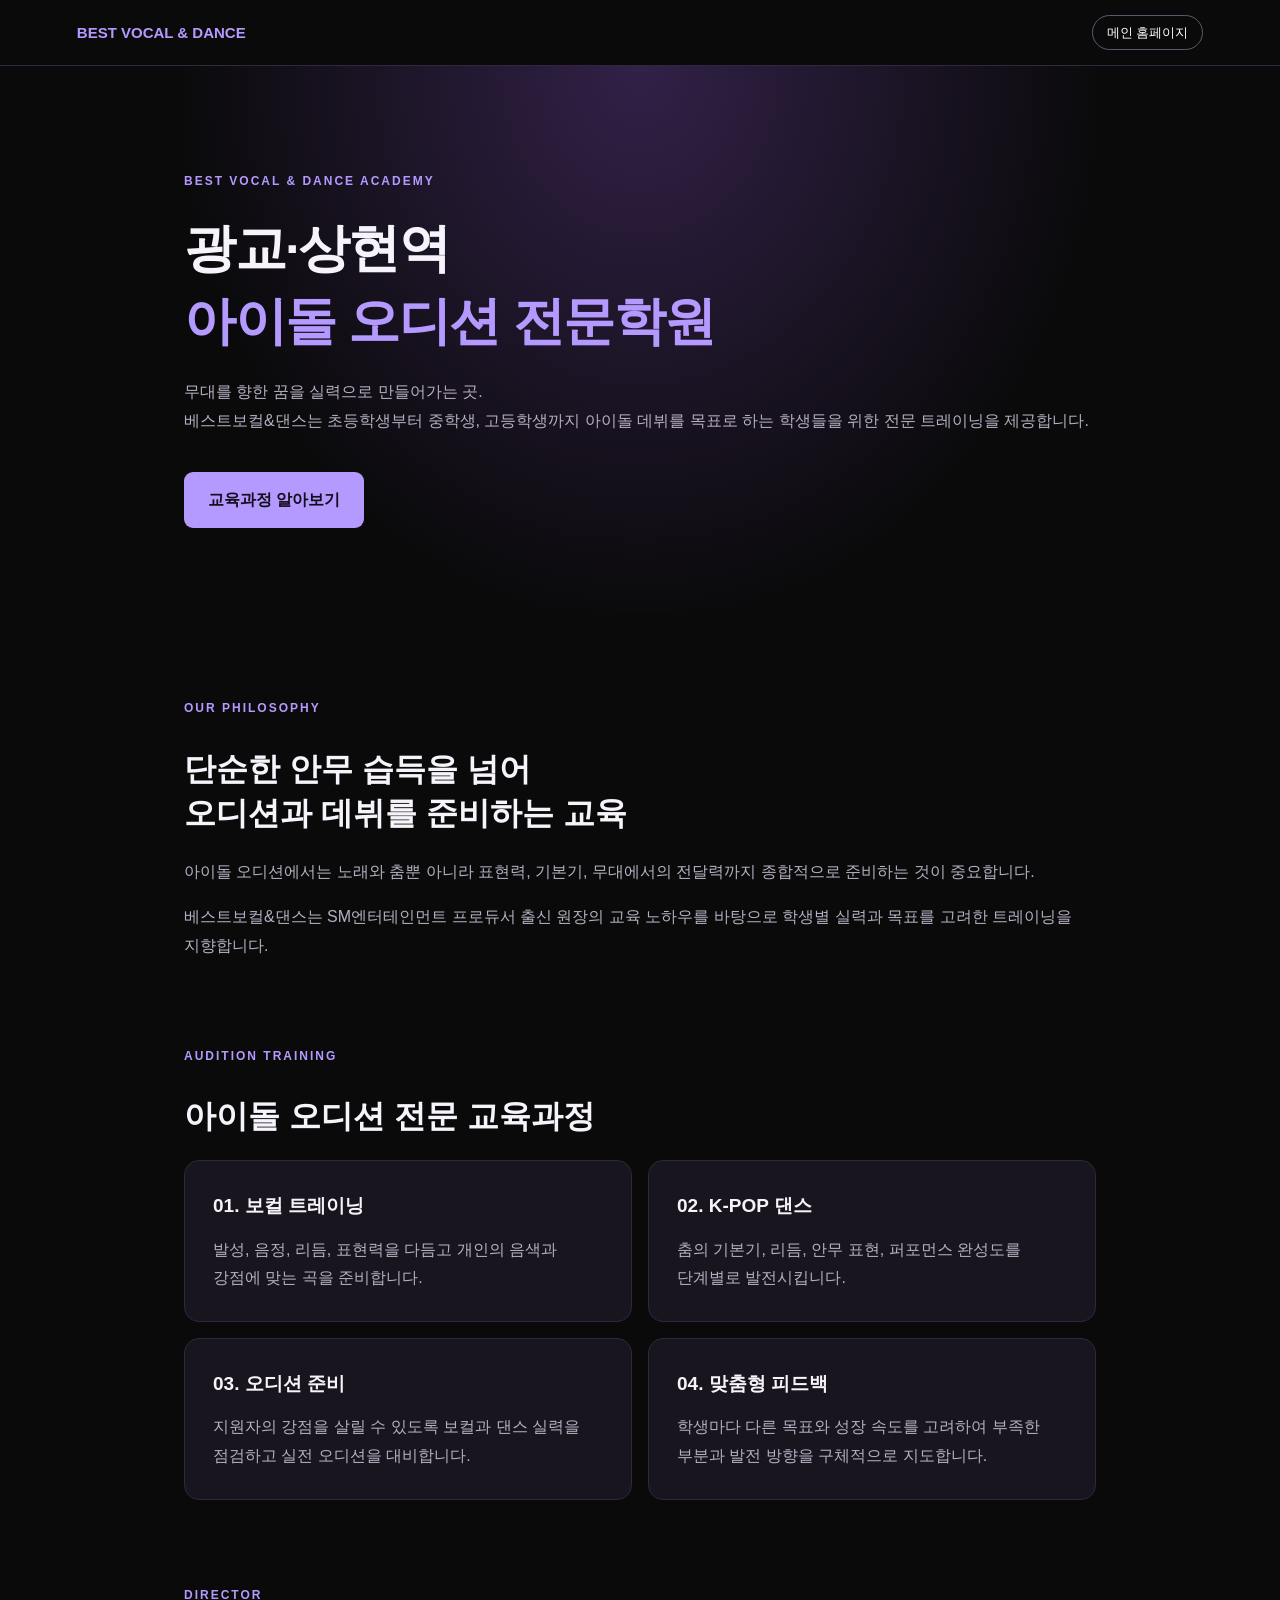
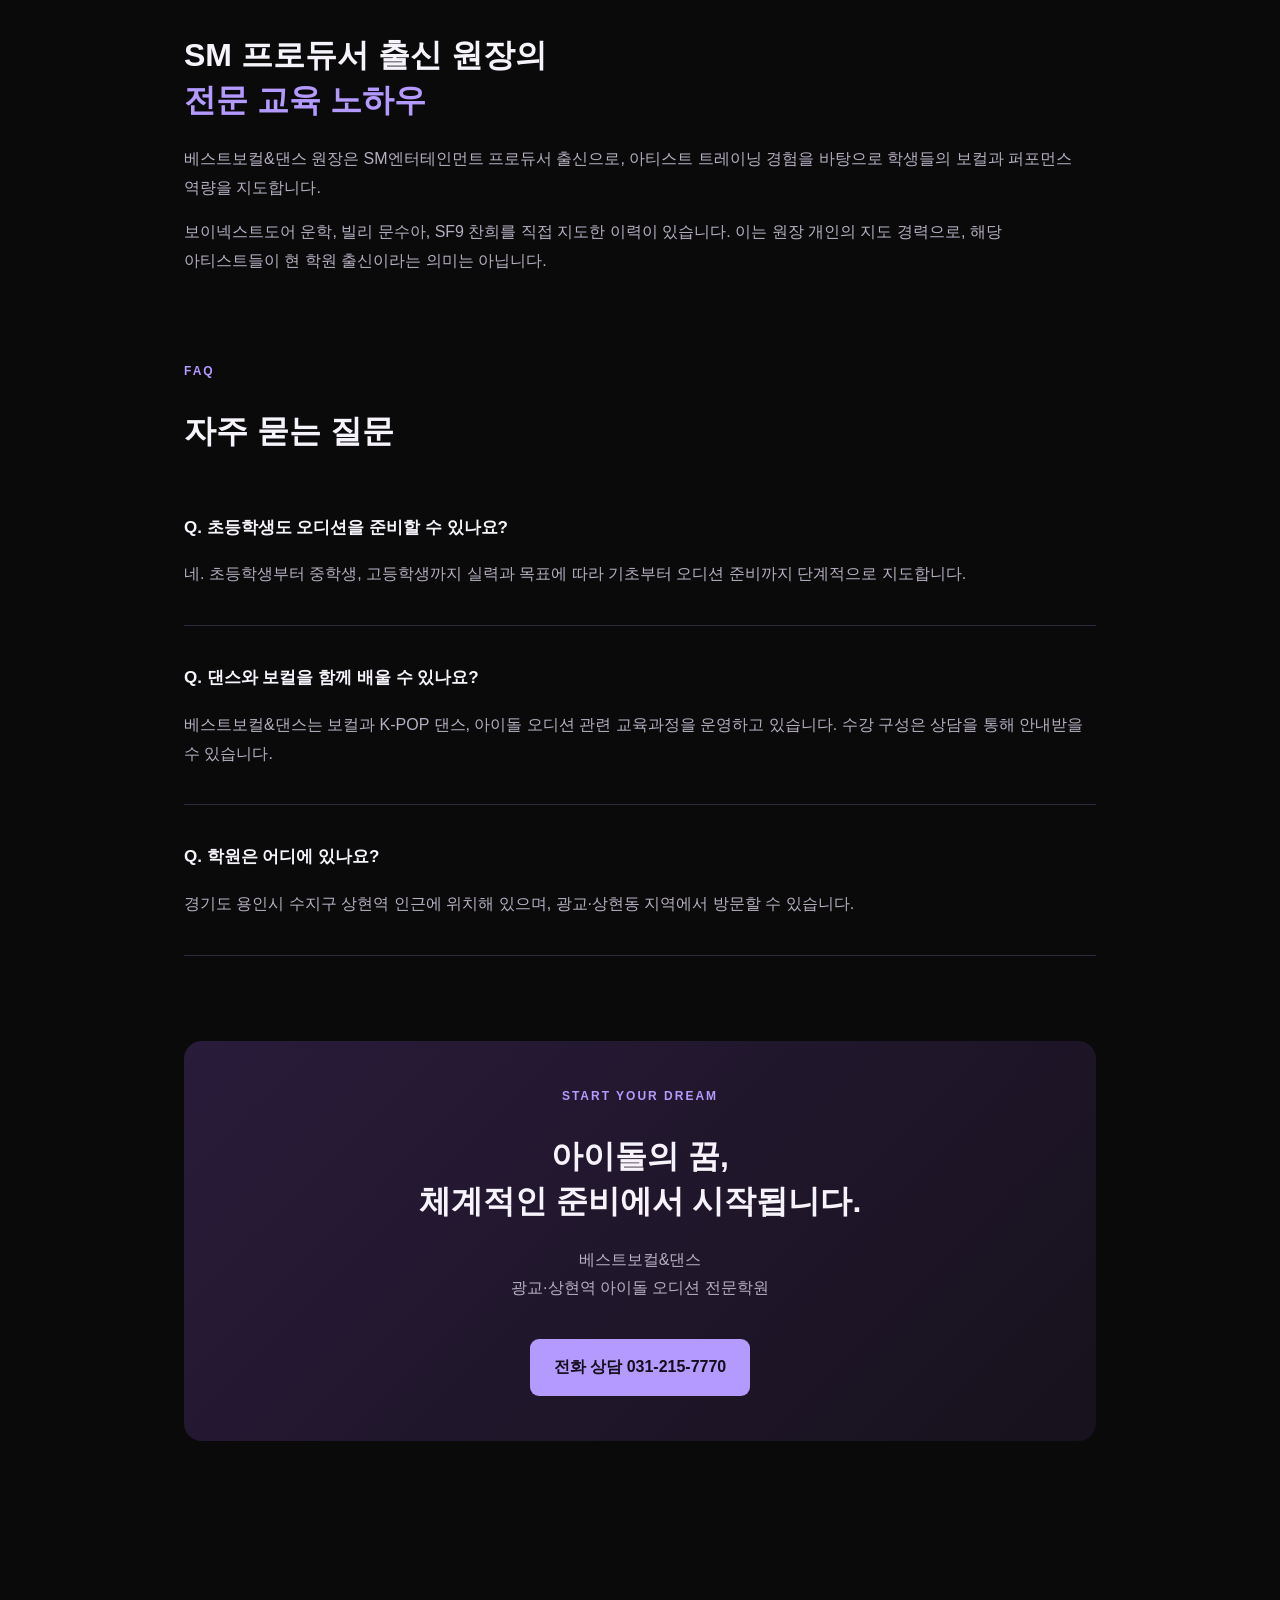
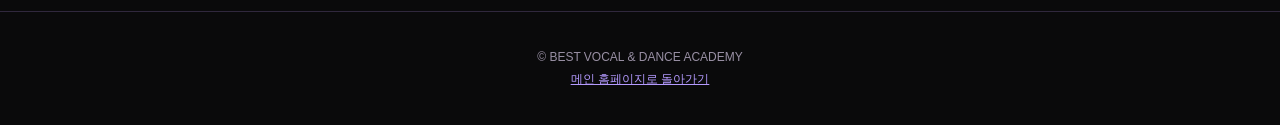
<file: audition.html>
<!DOCTYPE html>
<html lang="ko">
<head>
<!-- Google tag (gtag.js) -->
<script async src="https://www.googletagmanager.com/gtag/js?id=G-S2Z14S4SXJ"></script>
<script>
  window.dataLayer = window.dataLayer || [];
  function gtag(){dataLayer.push(arguments);}
  gtag('js', new Date());
  gtag('config', 'G-S2Z14S4SXJ');
</script>
<!-- BVD 클릭 기록 (전화·카톡·상담예약·인스타·유튜브) -->
<script>
(function(){
  function kind(h){
    if(!h) return null;
    if(h.indexOf('tel:')===0) return 'click_call';
    if(/kakao\.com/.test(h)) return 'click_kakao';
    if(/consult\.html/.test(h)) return 'click_consult';
    if(/instagram\.com/.test(h)) return 'click_instagram';
    if(/youtube\.com\/@|youtube\.com\/c\//.test(h)) return 'click_youtube';
    return null;
  }
  document.addEventListener('click', function(e){
    var a = e.target && e.target.closest ? e.target.closest('a[href]') : null;
    if(!a) return;
    var h = a.getAttribute('href'), k = kind(h);
    if(!k || typeof gtag!=='function') return;
    var sec = a.closest('section[id]'), fab = a.closest('[class*="fab"]');
    gtag('event', k, {
      link_url: h,
      link_text: (a.textContent||'').replace(/\s+/g,' ').trim().slice(0,60),
      click_area: fab ? 'floating' : (sec ? sec.id : 'page'),
      page_path: location.pathname
    });
  }, true);
})();
</script>
<meta charset="UTF-8">
<meta name="viewport" content="width=device-width, initial-scale=1">
<title>광교·상현역 아이돌 오디션 전문학원 | 베스트보컬&댄스</title>
<meta name="description" content="광교·상현역 아이돌 오디션 전문학원 베스트보컬&댄스. 초등학생부터 중·고등학생까지 보컬, K-POP 댄스, 기획사 오디션을 체계적으로 준비합니다. SM엔터테인먼트 프로듀서 출신 원장의 교육 노하우.">
<link rel="canonical" href="https://bvdstudio.co.kr/audition.html">
<style>
:root {
  color-scheme: dark;
  --bg:#0a0a0b;
  --card:#18151f;
  --purple:#b49aff;
  --text:#f6f3fa;
  --muted:#b6afc1;
}
* {box-sizing:border-box}
body {
  margin:0;
  font-family:Arial,"Apple SD Gothic Neo","Malgun Gothic",sans-serif;
  background:var(--bg);
  color:var(--text);
  line-height:1.8;
  word-break:keep-all;
}
header {
  border-bottom:1px solid #30283d;
  padding:18px 6%;
  display:flex;
  align-items:center;
  justify-content:space-between;
  gap:15px;
}
.logo {
  color:var(--purple);
  font-size:15px;
  font-weight:800;
  text-decoration:none;
}
nav a {
  color:white;
  text-decoration:none;
  font-size:13px;
  border:1px solid #62586d;
  padding:9px 14px;
  border-radius:30px;
}
main {
  max-width:960px;
  margin:auto;
  padding:0 24px 85px;
}
.hero {
  padding:105px 0 85px;
  background:radial-gradient(
    ellipse at top,
    #322148 0%,
    #0a0a0b 72%
  );
}
.eyebrow {
  color:var(--purple);
  font-size:12px;
  font-weight:bold;
  letter-spacing:2px;
}
h1 {
  font-size:clamp(30px,5vw,52px);
  line-height:1.4;
  letter-spacing:-1.5px;
  margin:20px 0;
}
h1 span {color:var(--purple)}
h2 {
  font-size:clamp(23px,3vw,32px);
  line-height:1.4;
  margin-bottom:22px;
}
p {color:var(--muted)}
section {margin-bottom:85px}
.grid {
  display:grid;
  grid-template-columns:repeat(2,1fr);
  gap:16px;
}
.card {
  background:var(--card);
  border:1px solid #30283d;
  padding:28px;
  border-radius:15px;
}
.card h3 {
  margin:0 0 12px;
  font-size:19px;
}
.card p {margin:0}
.highlight {color:var(--purple)}
.btn {
  display:inline-block;
  margin-top:20px;
  background:var(--purple);
  color:#130e1b;
  text-decoration:none;
  font-weight:bold;
  padding:14px 24px;
  border-radius:9px;
}
.faq {
  border-bottom:1px solid #30283d;
  padding:20px 0;
}
.faq h3 {font-size:17px}
.cta {
  text-align:center;
  background:linear-gradient(135deg,#291b3a,#17121d);
  border-radius:18px;
  padding:45px 20px;
}
footer {
  text-align:center;
  color:#9990a4;
  font-size:12px;
  padding:35px 20px;
  border-top:1px solid #30283d;
}
@media(max-width:600px){
  .grid {grid-template-columns:1fr}
  .hero {padding:70px 0 55px}
  .card {padding:23px}
}
</style>
</head>
<body>

<header>
  <a class="logo" href="/">
    BEST VOCAL & DANCE
  </a>
  <nav>
    <a href="/">메인 홈페이지</a>
  </nav>
</header>

<main>
<section class="hero">
  <div class="eyebrow">
    BEST VOCAL & DANCE ACADEMY
  </div>
  <h1>
    광교·상현역<br>
    <span>아이돌 오디션 전문학원</span>
  </h1>
  <p>
    무대를 향한 꿈을 실력으로 만들어가는 곳.<br>
    베스트보컬&댄스는 초등학생부터 중학생,
    고등학생까지 아이돌 데뷔를 목표로 하는
    학생들을 위한 전문 트레이닝을 제공합니다.
  </p>
  <a class="btn" href="#training">
    교육과정 알아보기
  </a>
</section>

<section>
  <div class="eyebrow">OUR PHILOSOPHY</div>
  <h2>단순한 안무 습득을 넘어<br>
  오디션과 데뷔를 준비하는 교육</h2>
  <p>
    아이돌 오디션에서는 노래와 춤뿐 아니라
    표현력, 기본기, 무대에서의 전달력까지
    종합적으로 준비하는 것이 중요합니다.
  </p>
  <p>
    베스트보컬&댄스는 SM엔터테인먼트
    프로듀서 출신 원장의 교육 노하우를
    바탕으로 학생별 실력과 목표를 고려한
    트레이닝을 지향합니다.
  </p>
</section>

<section id="training">
  <div class="eyebrow">AUDITION TRAINING</div>
  <h2>아이돌 오디션 전문 교육과정</h2>
  <div class="grid">
    <article class="card">
      <h3>01. 보컬 트레이닝</h3>
      <p>
        발성, 음정, 리듬, 표현력을 다듬고
        개인의 음색과 강점에 맞는 곡을
        준비합니다.
      </p>
    </article>
    <article class="card">
      <h3>02. K-POP 댄스</h3>
      <p>
        춤의 기본기, 리듬, 안무 표현,
        퍼포먼스 완성도를 단계별로
        발전시킵니다.
      </p>
    </article>
    <article class="card">
      <h3>03. 오디션 준비</h3>
      <p>
        지원자의 강점을 살릴 수 있도록
        보컬과 댄스 실력을 점검하고
        실전 오디션을 대비합니다.
      </p>
    </article>
    <article class="card">
      <h3>04. 맞춤형 피드백</h3>
      <p>
        학생마다 다른 목표와 성장 속도를
        고려하여 부족한 부분과 발전 방향을
        구체적으로 지도합니다.
      </p>
    </article>
  </div>
</section>

<section>
  <div class="eyebrow">DIRECTOR</div>
  <h2>SM 프로듀서 출신 원장의<br>
  <span class="highlight">전문 교육 노하우</span></h2>
  <p>
    베스트보컬&댄스 원장은
    SM엔터테인먼트 프로듀서 출신으로,
    아티스트 트레이닝 경험을 바탕으로
    학생들의 보컬과 퍼포먼스 역량을
    지도합니다.
  </p>
  <p>
    보이넥스트도어 운학, 빌리 문수아,
    SF9 찬희를 직접 지도한 이력이 있습니다.
    이는 원장 개인의 지도 경력으로,
    해당 아티스트들이 현 학원 출신이라는
    의미는 아닙니다.
  </p>
</section>

<section>
  <div class="eyebrow">FAQ</div>
  <h2>자주 묻는 질문</h2>
  <div class="faq">
    <h3>Q. 초등학생도 오디션을 준비할 수 있나요?</h3>
    <p>
      네. 초등학생부터 중학생, 고등학생까지
      실력과 목표에 따라 기초부터 오디션
      준비까지 단계적으로 지도합니다.
    </p>
  </div>
  <div class="faq">
    <h3>Q. 댄스와 보컬을 함께 배울 수 있나요?</h3>
    <p>
      베스트보컬&댄스는 보컬과 K-POP 댄스,
      아이돌 오디션 관련 교육과정을
      운영하고 있습니다. 수강 구성은
      상담을 통해 안내받을 수 있습니다.
    </p>
  </div>
  <div class="faq">
    <h3>Q. 학원은 어디에 있나요?</h3>
    <p>
      경기도 용인시 수지구 상현역 인근에
      위치해 있으며, 광교·상현동 지역에서
      방문할 수 있습니다.
    </p>
  </div>
</section>

<section class="cta">
  <div class="eyebrow">START YOUR DREAM</div>
  <h2>아이돌의 꿈,<br>체계적인 준비에서 시작됩니다.</h2>
  <p>
    베스트보컬&댄스<br>
    광교·상현역 아이돌 오디션 전문학원
  </p>
  <a class="btn" href="tel:0312157770">
    전화 상담 031-215-7770
  </a>
</section>
</main>

<footer>
  © BEST VOCAL & DANCE ACADEMY<br>
  <a href="/" style="color:#b49aff">
    메인 홈페이지로 돌아가기
  </a>
</footer>

</body>
</html>
</file>
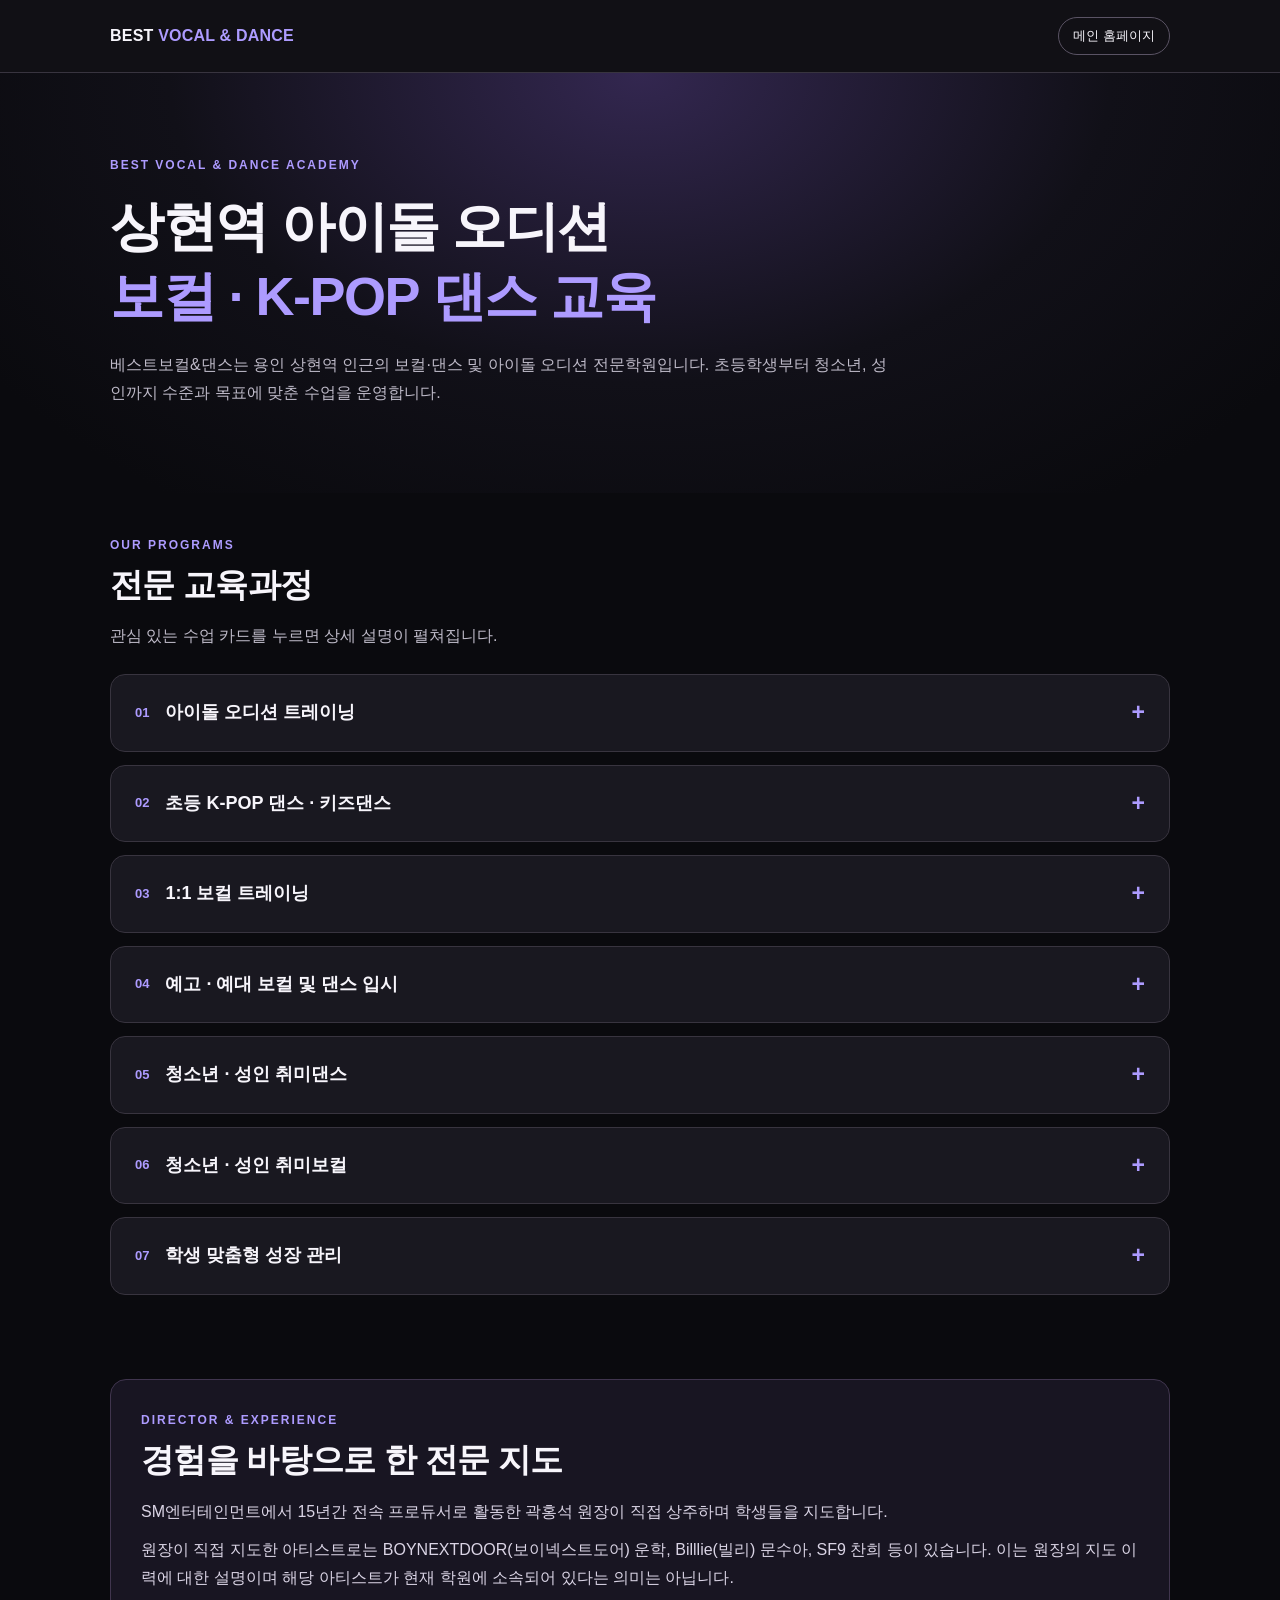
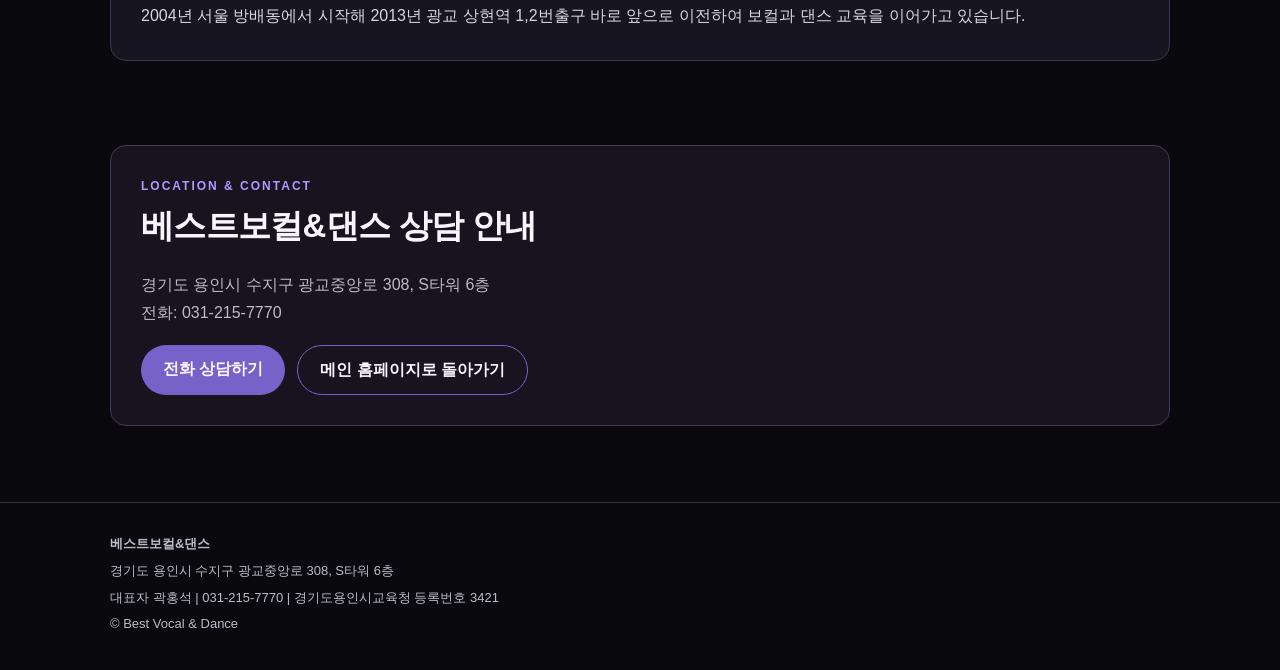
<file: programs.html>
<!DOCTYPE html>
<html lang="ko">
<head>
<!-- Google tag (gtag.js) -->
<script async src="https://www.googletagmanager.com/gtag/js?id=G-S2Z14S4SXJ"></script>
<script>
  window.dataLayer = window.dataLayer || [];
  function gtag(){dataLayer.push(arguments);}
  gtag('js', new Date());
  gtag('config', 'G-S2Z14S4SXJ');
</script>
<!-- BVD 클릭 기록 (전화·카톡·상담예약·인스타·유튜브) -->
<script>
(function(){
  function kind(h){
    if(!h) return null;
    if(h.indexOf('tel:')===0) return 'click_call';
    if(/kakao\.com/.test(h)) return 'click_kakao';
    if(/consult\.html/.test(h)) return 'click_consult';
    if(/instagram\.com/.test(h)) return 'click_instagram';
    if(/youtube\.com\/@|youtube\.com\/c\//.test(h)) return 'click_youtube';
    return null;
  }
  document.addEventListener('click', function(e){
    var a = e.target && e.target.closest ? e.target.closest('a[href]') : null;
    if(!a) return;
    var h = a.getAttribute('href'), k = kind(h);
    if(!k || typeof gtag!=='function') return;
    var sec = a.closest('section[id]'), fab = a.closest('[class*="fab"]');
    gtag('event', k, {
      link_url: h,
      link_text: (a.textContent||'').replace(/\s+/g,' ').trim().slice(0,60),
      click_area: fab ? 'floating' : (sec ? sec.id : 'page'),
      page_path: location.pathname
    });
  }, true);
})();
</script>
  <meta charset="UTF-8">
  <meta name="viewport" content="width=device-width, initial-scale=1">

  <title>교육과정 | 베스트보컬&amp;댄스 - 상현역 아이돌 오디션·보컬·K-POP 댄스</title>
  <meta name="description" content="상현역 베스트보컬&댄스의 아이돌 오디션 트레이닝, 초등 K-POP 댄스, 1:1 보컬 레슨, 예고·예대 입시, 성인 취미 댄스 교육과정을 안내합니다.">
  <link rel="canonical" href="https://bvdstudio.co.kr/programs.html">

  <style>
    :root {
      color-scheme: dark;
      --bg: #0a0a0e;
      --panel: #191820;
      --line: #38343f;
      --text: #f7f5fb;
      --sub: #bebac8;
      --accent: #ad9bff;
    }

    * { box-sizing: border-box; }
    html { scroll-behavior: smooth; }

    body {
      margin: 0;
      background: var(--bg);
      color: var(--text);
      font-family: -apple-system, BlinkMacSystemFont,
        "Apple SD Gothic Neo", "Noto Sans KR", sans-serif;
      line-height: 1.75;
    }

    a { color: inherit; }

    .wrap {
      width: min(1060px, calc(100% - 36px));
      margin: 0 auto;
    }

    header {
      background: #111015;
      border-bottom: 1px solid var(--line);
    }

    nav {
      min-height: 72px;
      display: flex;
      align-items: center;
      justify-content: space-between;
      gap: 12px;
    }

    .brand {
      font-weight: 800;
      text-decoration: none;
      letter-spacing: .2px;
    }

    .brand span { color: var(--accent); }

    .home {
      text-decoration: none;
      border: 1px solid #5a5364;
      border-radius: 30px;
      padding: 7px 14px;
      font-size: 13px;
    }

    .hero {
      padding: 82px 0 70px;
      background: radial-gradient(
        ellipse at 50% 0%,
        #332750 0%, #111018 52%, var(--bg) 88%
      );
    }

    .eyebrow {
      color: var(--accent);
      letter-spacing: 2px;
      font-size: 12px;
      font-weight: 800;
    }

    h1 {
      line-height: 1.3;
      font-size: clamp(31px, 5.5vw, 54px);
      letter-spacing: -1.5px;
      margin: 15px 0 20px;
    }

    h1 em {
      font-style: normal;
      color: var(--accent);
    }

    .intro {
      max-width: 780px;
      color: var(--sub);
      font-size: 16px;
    }

    main section { padding: 42px 0; }

    h2 {
      font-size: clamp(24px, 3.5vw, 33px);
      margin: 0 0 8px;
      letter-spacing: -.7px;
    }

    .help {
      margin: 0 0 24px;
      color: var(--sub);
    }

    .list {
      display: grid;
      gap: 13px;
    }

    details {
      background: var(--panel);
      border: 1px solid var(--line);
      border-radius: 15px;
      overflow: hidden;
    }

    details[open] { border-color: #8371c4; }

    summary {
      cursor: pointer;
      list-style: none;
      display: flex;
      align-items: center;
      gap: 16px;
      padding: 22px 24px;
      font-weight: 750;
      font-size: 18px;
    }

    summary::-webkit-details-marker { display: none; }

    summary:focus-visible,
    a:focus-visible {
      outline: 3px solid var(--accent);
      outline-offset: 3px;
    }

    .number {
      color: var(--accent);
      font-weight: 850;
      font-size: 13px;
    }

    .arrow {
      margin-left: auto;
      color: var(--accent);
      font-size: 23px;
      line-height: 1;
    }

    .arrow::after { content: "+"; }
    details[open] .arrow::after { content: "−"; }

    .content {
      border-top: 1px solid var(--line);
      padding: 18px 24px 22px;
      color: #dedbe6;
    }

    .content p { margin: 0 0 12px; }
    .content p:last-child { margin-bottom: 0; }

    .about {
      background: #181522;
      border: 1px solid #40354e;
      padding: 30px;
      border-radius: 16px;
    }

    .about p {
      margin: 10px 0 0;
      color: #dad4e5;
    }

    .contact {
      padding: 30px;
      background: #17131f;
      border: 1px solid #443954;
      border-radius: 16px;
    }

    .contact p { color: var(--sub); }

    .buttons {
      display: flex;
      flex-wrap: wrap;
      gap: 12px;
      margin-top: 18px;
    }

    .button {
      display: inline-block;
      background: #7662c9;
      border-radius: 30px;
      padding: 10px 22px;
      font-weight: 700;
      text-decoration: none;
    }

    .button.secondary {
      background: transparent;
      border: 1px solid #7662c9;
    }

    footer {
      margin-top: 34px;
      padding: 30px 0;
      border-top: 1px solid var(--line);
      font-size: 13px;
      color: var(--sub);
    }

    footer p { margin: 4px 0; }

    @media(max-width: 640px) {
      nav { min-height: 66px; }
      .brand { font-size: 14px; }
      .home { font-size: 12px; }
      .hero { padding: 60px 0 48px; }
      summary {
        padding: 19px 16px;
        font-size: 16px;
        gap: 11px;
      }
      .content { padding: 16px; }
      .about, .contact { padding: 22px; }
    }
  </style>
</head>

<body>
  <header>
    <nav class="wrap" aria-label="상단 메뉴">
      <a class="brand" href="/">
        BEST <span>VOCAL &amp; DANCE</span>
      </a>
      <a class="home" href="/">메인 홈페이지</a>
    </nav>
  </header>

  <main>
    <div class="hero">
      <div class="wrap">
        <div class="eyebrow">
          BEST VOCAL &amp; DANCE ACADEMY
        </div>
        <h1>
          상현역 아이돌 오디션<br>
          <em>보컬 · K-POP 댄스 교육</em>
        </h1>
        <p class="intro">
          베스트보컬&amp;댄스는 용인 상현역 인근의
          보컬·댄스 및 아이돌 오디션 전문학원입니다.
          초등학생부터 청소년, 성인까지 수준과 목표에
          맞춘 수업을 운영합니다.
        </p>
      </div>
    </div>

    <section class="wrap" aria-labelledby="courses-title">
      <div class="eyebrow">OUR PROGRAMS</div>
      <h2 id="courses-title">전문 교육과정</h2>
      <p class="help">
        관심 있는 수업 카드를 누르면 상세 설명이 펼쳐집니다.
      </p>

      <div class="list">

        <details>
          <summary>
            <span class="number">01</span>
            아이돌 오디션 트레이닝
            <span class="arrow" aria-hidden="true"></span>
          </summary>
          <div class="content">
            <p>
              아이돌 연습생 선발과 실제 데뷔를 목표로 하는
              학생들을 위한 전문 과정입니다.
              학생별 보컬, 댄스, 퍼포먼스 역량을 분석하고
              오디션에서 보여줄 강점과 보완점을
              구체적으로 지도합니다.
            </p>
            <p>
              기획사 오디션과 공연 등 실전 경험을
              쌓을 수 있는 기회를 운영합니다.
              모집 일정과 참여 조건은 상담을 통해 안내합니다.
            </p>
            
<p>
  <a href="audition.html" style="display:inline-block; margin-top:14px; padding:12px 20px; background:#ad9bff; color:#111015; border-radius:8px; font-weight:700; text-decoration:none;">
    아이돌 오디션 전문과정 자세히 보기 →
  </a>
</p>

          </div>
        </details>

        <details>
          <summary>
            <span class="number">02</span>
            초등 K-POP 댄스 · 키즈댄스
            <span class="arrow" aria-hidden="true"></span>
          </summary>
          <div class="content">
            <p>
              초등학생을 위한 K팝 댄스, 케이팝 안무,
              리듬감과 댄스 기본기를 배우는 수업입니다.
              아이들의 연령과 실력에 맞춰
              동작 이해부터 표현력까지 단계적으로 지도합니다.
            </p>
            <p>
              일부 수업은 메인 강사와 보조 강사가
              함께 참여해 학생 한 명 한 명의 동작을
              세심하게 피드백합니다.
            </p>
          </div>
        </details>

        <details>
          <summary>
            <span class="number">03</span>
            1:1 보컬 트레이닝
            <span class="arrow" aria-hidden="true"></span>
          </summary>
          <div class="content">
            <p>
              취미로 노래를 배우려는 학생부터
              전문 보컬 실력 향상을 원하는 학생까지
              개인의 목표에 맞춰 진행합니다.
            </p>
            <p>
              발성, 호흡, 음정, 리듬, 곡 해석과 표현력을
              점검하고 학생별 수준에 맞는
              연습 방향을 제안합니다.
            </p>
          </div>
        </details>

        <details>
          <summary>
            <span class="number">04</span>
            예고 · 예대 보컬 및 댄스 입시
            <span class="arrow" aria-hidden="true"></span>
          </summary>
          <div class="content">
            <p>
              예술고등학교와 예술대학교의
              보컬·댄스 관련 전공 진학을 준비하는
              교육과정입니다.
            </p>
            <p>
              목표 학교와 실기 수준을 고려해
              전담 강사의 개별 지도를 진행하고,
              학생의 강점과 보완점을 꾸준히 점검합니다.
            </p>
          </div>
        </details>

        <details>
          <summary>
            <span class="number">05</span>
            청소년 · 성인 취미댄스
            <span class="arrow" aria-hidden="true"></span>
          </summary>
          <div class="content">
            <p>
              K-POP 안무와 댄스 기본기 등을 배우는
              취미 과정입니다. 초급부터 심화 수준까지
              실제 개설된 반과 개인 실력에 맞춰
              선택할 수 있습니다.
            </p>
            <p>
              수업 시간과 반 편성은 상담 시
              최신 시간표를 기준으로 안내합니다.
            </p>
          </div>
        </details>

        <details>
          <summary>
            <span class="number">06</span>
            청소년 · 성인 취미보컬
            <span class="arrow" aria-hidden="true"></span>
          </summary>
          <div class="content">
            <p>
              노래를 좋아한다면 누구나 쉽고 재미있게
              배울 수 있는 취미 보컬 과정입니다.
              오디션반과 완전히 따로 운영해
              처음 배우는 분도 부담 없이 시작할 수 있습니다.
            </p>
            <p>
              1:1 개인 레슨과 3:1 소그룹 레슨 중에서
              나에게 맞는 방식을 고를 수 있습니다.
              발성·호흡 기초부터 좋아하는 곡 완곡까지 함께하고,
              원하면 녹음 수업으로 내 목소리를 음원처럼 남길 수도 있습니다.
            </p>
            <p>
              직장인분들은 야근·출장 등 피치 못할 사정이 생기면,
              미리 연락 주시면 수업 요일과 시간을 조정해 드립니다.
            </p>
          </div>
        </details>

        <details>
          <summary>
            <span class="number">07</span>
            학생 맞춤형 성장 관리
            <span class="arrow" aria-hidden="true"></span>
          </summary>
          <div class="content">
            <p>
              학생 개개인의 실력과 학습 속도에
              맞춘 피드백을 제공합니다.
            </p>
            <p>
              학원 전용 영상 관리 시스템을 활용해
              수업 및 연습 과정을 확인하고
              필요한 보완점을 점검할 수 있도록 돕습니다.
            </p>
          </div>
        </details>

      </div>
    </section>

    <section class="wrap" aria-labelledby="director-title">
      <div class="about">
        <div class="eyebrow">
          DIRECTOR &amp; EXPERIENCE
        </div>
        <h2 id="director-title">
          경험을 바탕으로 한 전문 지도
        </h2>
        <p>
          SM엔터테인먼트에서 15년간 전속 프로듀서로
          활동한 곽홍석 원장이 직접 상주하며
          학생들을 지도합니다.
        </p>
        <p>
          원장이 직접 지도한 아티스트로는
          BOYNEXTDOOR(보이넥스트도어) 운학,
          Billlie(빌리) 문수아, SF9 찬희 등이 있습니다.
          이는 원장의 지도 이력에 대한 설명이며
          해당 아티스트가 현재 학원에 소속되어 있다는
          의미는 아닙니다.
        </p>
        <p>
          2004년 서울 방배동에서 시작해
          2013년 광교 상현역 1,2번출구 바로 앞으로 이전하여
          보컬과 댄스 교육을 이어가고 있습니다.
        </p>
      </div>
    </section>

    <section class="wrap" aria-labelledby="contact-title">
      <div class="contact">
        <div class="eyebrow">LOCATION &amp; CONTACT</div>
        <h2 id="contact-title">
          베스트보컬&amp;댄스 상담 안내
        </h2>
        <p>
          경기도 용인시 수지구 광교중앙로 308,
          S타워 6층<br>
          전화: 031-215-7770
        </p>
        <div class="buttons">
          <a class="button" href="tel:0312157770">
            전화 상담하기
          </a>
          <a class="button secondary" href="/">
            메인 홈페이지로 돌아가기
          </a>
        </div>
      </div>
    </section>
  </main>

  <footer>
    <div class="wrap">
      <strong>베스트보컬&amp;댄스</strong>
      <p>
        경기도 용인시 수지구 광교중앙로 308,
        S타워 6층
      </p>
      <p>
        대표자 곽홍석 | 031-215-7770 |
        경기도용인시교육청 등록번호 3421
      </p>
      <p>&copy; Best Vocal &amp; Dance</p>
    </div>
  </footer>
</body>
</html>
</file>
